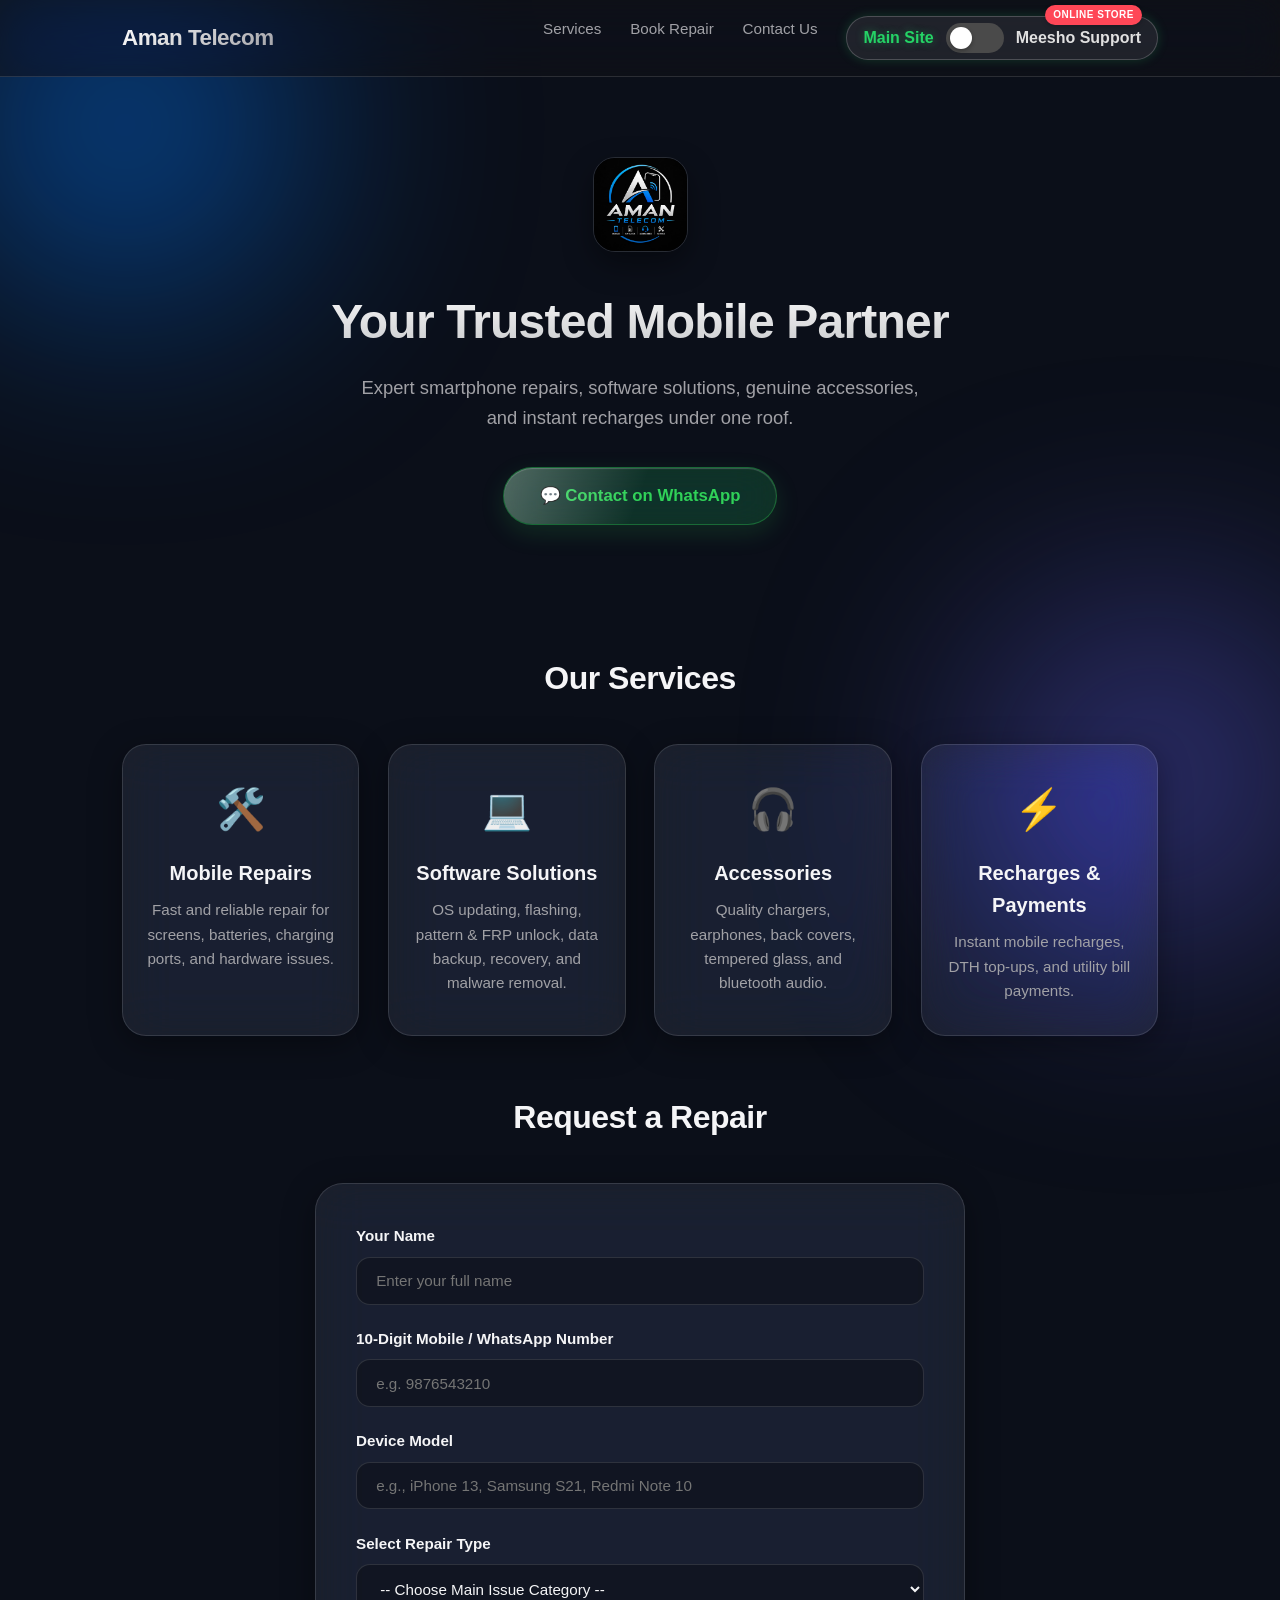
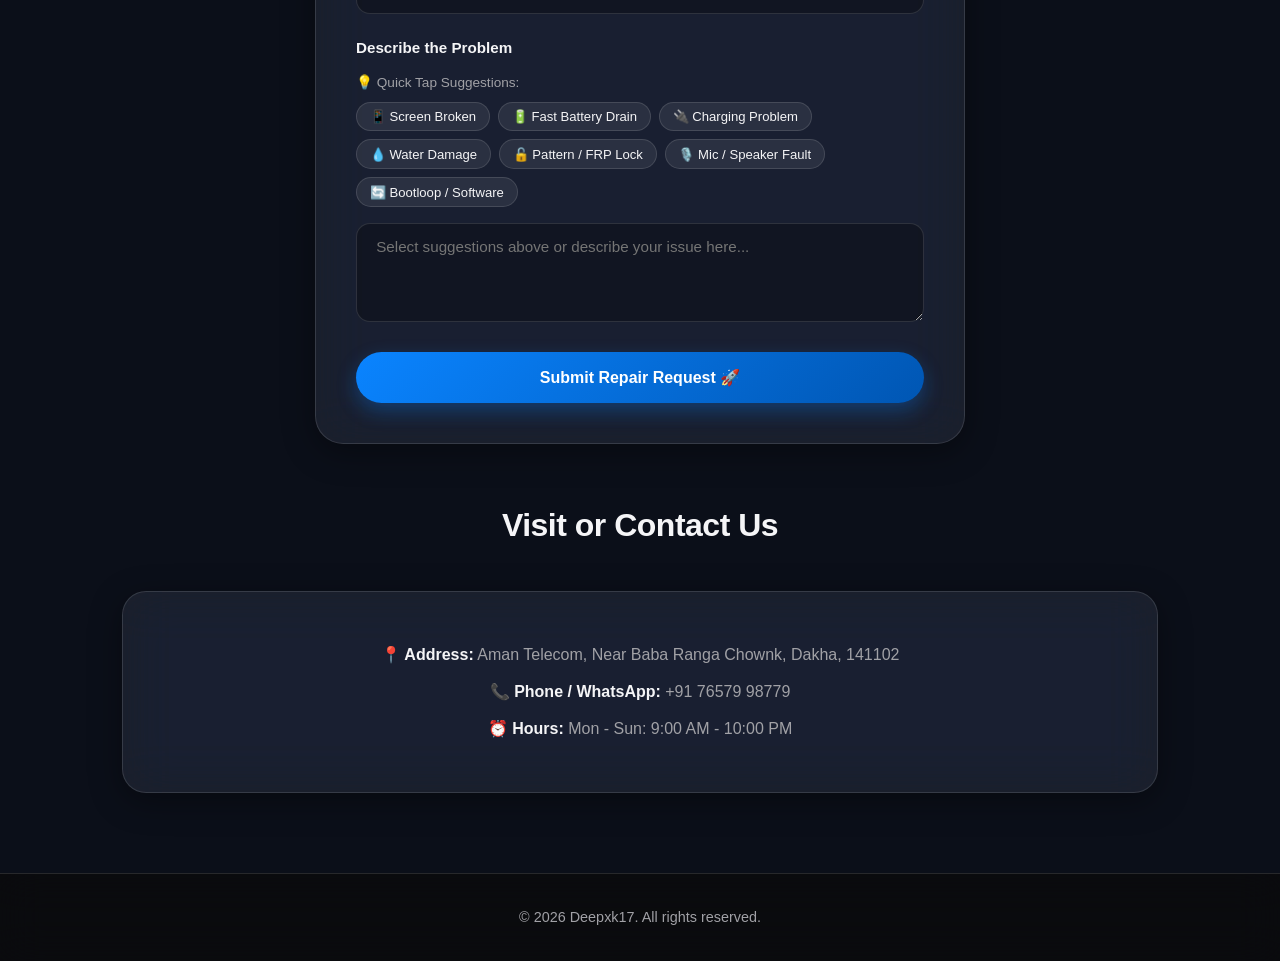
<file: index.html>
<!DOCTYPE html>
<html lang="en">
<head>
    <meta charset="UTF-8">
    <meta name="viewport" content="width=device-width, initial-scale=1.0">
    <title>Aman Telecom - Smartphone Repairs & Accessories</title>
    <link rel="stylesheet" href="style.css">
</head>
<body>
    <header>
        <nav>
            <div class="logo">
                <span>Aman Telecom</span>
            </div>
            <ul class="nav-links">
                <li><a href="#services">Services</a></li>
                <li><a href="#repair-form">Book Repair</a></li>
                <li><a href="#contact">Contact Us</a></li>
                <!-- Site Switcher Toggle -->
                <li>
                    <div class="site-switch-container">
                        <span class="switch-label active">Main Site</span>
                        <label class="switch">
                            <input type="checkbox" id="site-toggle" onchange="toggleSite(this)">
                            <span class="slider"></span>
                        </label>
                        <span class="switch-label">Meesho Support</span>
                    </div>
                </li>
            </ul>
        </nav>
    </header>

    <section class="hero">
        <img src="logo.png" alt="Aman Telecom Logo" class="hero-logo">
        <h1>Your Trusted Mobile Partner</h1>
        <p>Expert smartphone repairs, software solutions, genuine accessories, and instant recharges under one roof.</p>
        <a href="https://wa.me/917657998779" class="cta-btn" target="_blank">💬 Contact on WhatsApp</a>
    </section>

    <div class="container" id="services">
        <h2 class="section-title">Our Services</h2>
        <div class="services-grid">
            <div class="card">
                <div class="icon">🛠️</div>
                <h3>Mobile Repairs</h3>
                <p>Fast and reliable repair for screens, batteries, charging ports, and hardware issues.</p>
            </div>
            <div class="card">
                <div class="icon">💻</div>
                <h3>Software Solutions</h3>
                <p>OS updating, flashing, pattern & FRP unlock, data backup, recovery, and malware removal.</p>
            </div>
            <div class="card">
                <div class="icon">🎧</div>
                <h3>Accessories</h3>
                <p>Quality chargers, earphones, back covers, tempered glass, and bluetooth audio.</p>
            </div>
            <div class="card">
                <div class="icon">⚡</div>
                <h3>Recharges & Payments</h3>
                <p>Instant mobile recharges, DTH top-ups, and utility bill payments.</p>
            </div>
        </div>
    </div>

    <!-- Repair Request Form Section -->
    <div class="container" id="repair-form">
        <h2 class="section-title">Request a Repair</h2>
        <div class="form-card">
            <form action="https://formsubmit.co/amantelecom0102@gmail.com" method="POST" class="repair-form">
                <!-- FormSubmit Settings -->
                <input type="hidden" name="_subject" value="🛠️ New Repair Request - Aman Telecom">
                <input type="hidden" name="_template" value="table">
                <input type="hidden" name="_captcha" value="false">

                <div class="form-group">
                    <label for="name">Your Name</label>
                    <input type="text" id="name" name="Name" placeholder="Enter your full name" maxlength="50" oninput="this.value = this.value.replace(/[^a-zA-Z\s]/g, '')" required>
                </div>

                <div class="form-group">
                    <label for="phone">10-Digit Mobile / WhatsApp Number</label>
                    <input type="tel" id="phone" name="Phone Number" placeholder="e.g. 9876543210" maxlength="10" pattern="[6-9][0-9]{9}" title="Please enter a valid 10-digit Indian mobile number" oninput="this.value = this.value.replace(/[^0-9]/g, '')" required>
                </div>

                <div class="form-group">
                    <label for="device">Device Model</label>
                    <input type="text" id="device" name="Device Model" placeholder="e.g., iPhone 13, Samsung S21, Redmi Note 10" minlength="2" maxlength="40" required>
                </div>

                <div class="form-group">
                    <label for="repair-type">Select Repair Type</label>
                    <select id="repair-type" name="Repair Category" required>
                        <option value="" disabled selected>-- Choose Main Issue Category --</option>
                        <option value="Display / Screen Repair">📱 Display / Screen Replacement</option>
                        <option value="Battery Replacement">🔋 Battery Replacement</option>
                        <option value="Charging Port Repair">🔌 Charging Port Repair</option>
                        <option value="Speaker / Mic Issue">🔊 Speaker or Microphone Fix</option>
                        <option value="Camera Repair">📸 Camera Repair</option>
                        <option value="Water Damage Repair">💧 Water / Liquid Damage</option>
                        <option value="Software / FRP Unlock">🔓 Software / FRP / Pattern Unlock</option>
                        <option value="Other Issue">⚙️ Other Issue</option>
                    </select>
                </div>

                <div class="form-group">
                    <label for="issue">Describe the Problem</label>
                    <p class="suggestion-title">💡 Quick Tap Suggestions:</p>
                    <div class="suggestion-chips">
                        <button type="button" class="chip" onclick="addSuggestion('Broken Screen / Touch issue')">📱 Screen Broken</button>
                        <button type="button" class="chip" onclick="addSuggestion('Battery draining fast / swollen')">🔋 Fast Battery Drain</button>
                        <button type="button" class="chip" onclick="addSuggestion('Not charging / loose port')">🔌 Charging Problem</button>
                        <button type="button" class="chip" onclick="addSuggestion('Phone fell in water')">💧 Water Damage</button>
                        <button type="button" class="chip" onclick="addSuggestion('Forgot Pattern / FRP Lock')">🔓 Pattern / FRP Lock</button>
                        <button type="button" class="chip" onclick="addSuggestion('No sound / Mic not working')">🎙️ Mic / Speaker Fault</button>
                        <button type="button" class="chip" onclick="addSuggestion('Phone stuck on logo / rebooting')">🔄 Bootloop / Software</button>
                    </div>
                    <textarea id="issue" name="Problem Description" rows="4" placeholder="Select suggestions above or describe your issue here..." minlength="10" required></textarea>
                </div>

                <button type="submit" class="submit-btn">Submit Repair Request 🚀</button>
            </form>
        </div>
    </div>

    <div class="container" id="contact">
        <h2 class="section-title">Visit or Contact Us</h2>
        <div class="contact-info">
            <p><strong>📍 Address:</strong> Aman Telecom, Near Baba Ranga Chownk, Dakha, 141102</p>
            <p><strong>📞 Phone / WhatsApp:</strong> +91 76579 98779</p>
            <p><strong>⏰ Hours:</strong> Mon - Sun: 9:00 AM - 10:00 PM</p>
        </div>
    </div>

    <footer>
        <p>&copy; 2026 Deepxk17. All rights reserved.</p>
    </footer>

    <script>
        function toggleSite(checkbox) {
            if (checkbox.checked) {
                window.location.href = "./shop/";
            }
        }

        function addSuggestion(text) {
            const textarea = document.getElementById('issue');
            if (textarea.value.trim() === '') {
                textarea.value = text;
            } else {
                textarea.value += ', ' + text;
            }
        }
    </script>
</body>
</html>
</file>
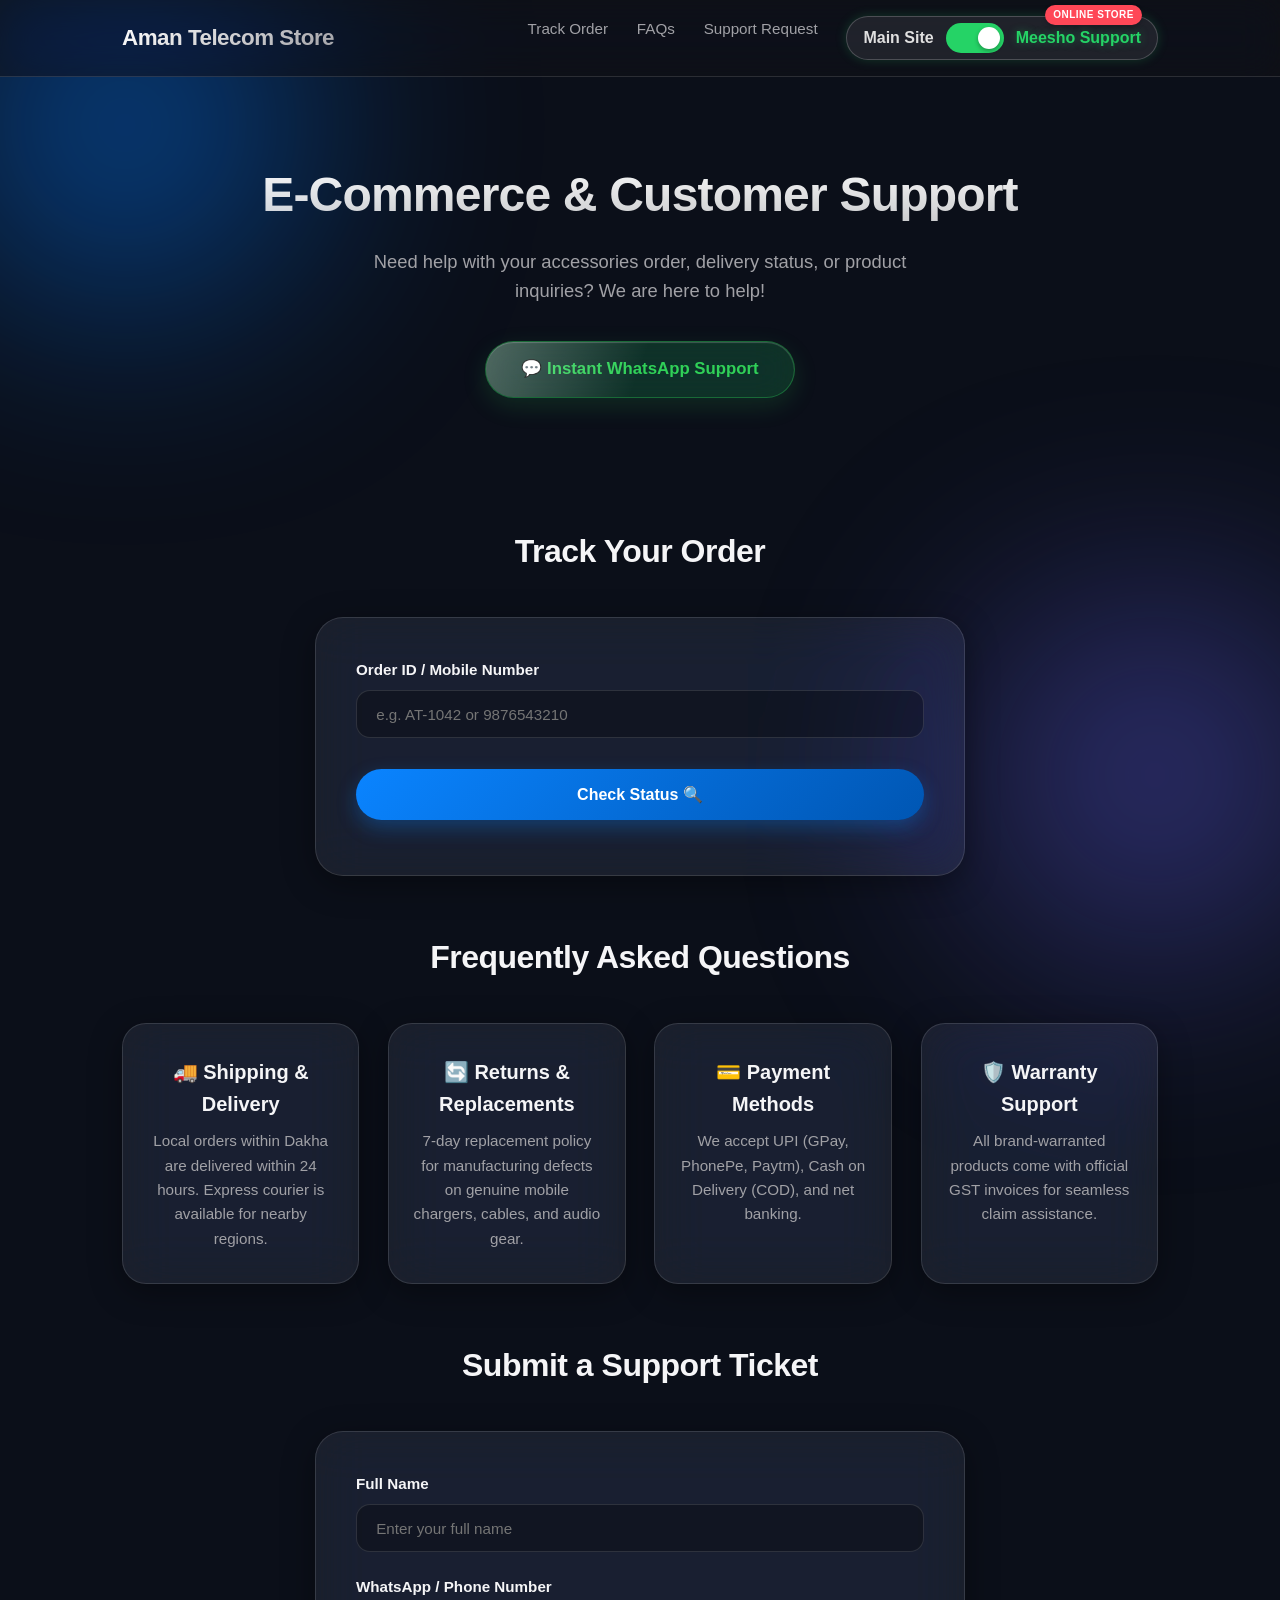
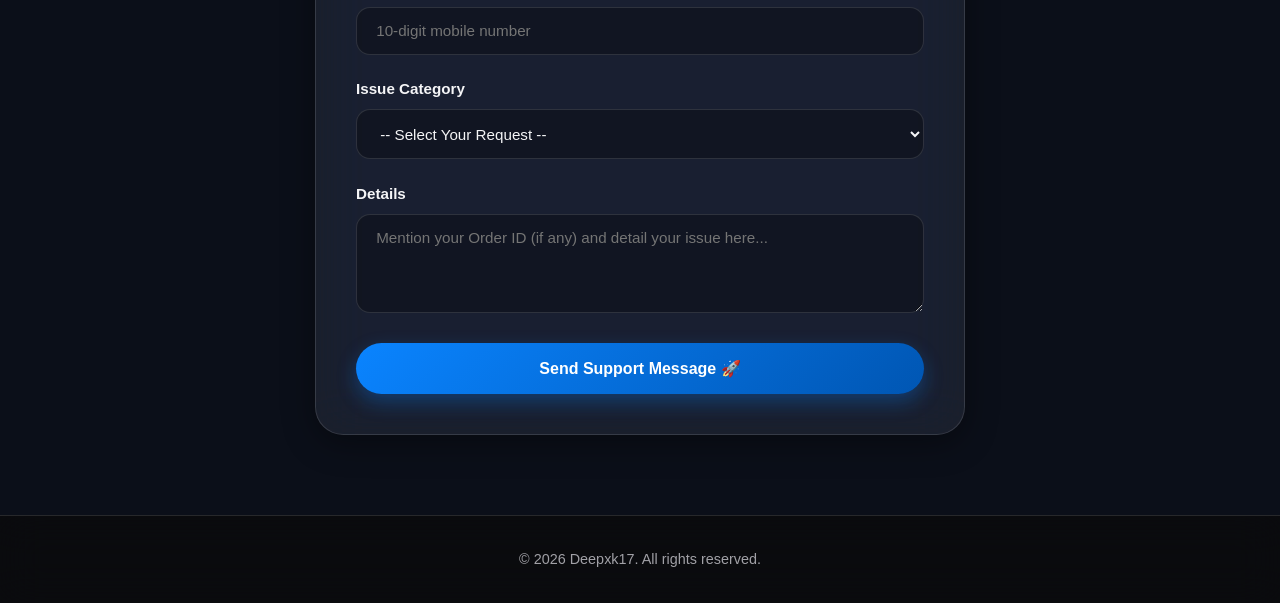
<file: shop/index.html>
<!DOCTYPE html>
<html lang="en">
<head>
    <meta charset="UTF-8">
    <meta name="viewport" content="width=device-width, initial-scale=1.0">
    <title>Customer Support & Store - Aman Telecom</title>
    <link rel="stylesheet" href="../style.css">
</head>
<body>
    <header>
        <nav>
            <div class="logo">
                <span>Aman Telecom Store</span>
            </div>
            <ul class="nav-links">
                <li><a href="#order-track">Track Order</a></li>
                <li><a href="#faq">FAQs</a></li>
                <li><a href="#support-form">Support Request</a></li>
                <!-- Site Switcher Toggle (Checked for Shop Page) -->
                <li>
                    <div class="site-switch-container">
                        <span class="switch-label">Main Site</span>
                        <label class="switch">
                            <input type="checkbox" id="site-toggle" checked onchange="toggleSite(this)">
                            <span class="slider"></span>
                        </label>
                        <span class="switch-label active">Meesho Support</span>
                    </div>
                </li>
            </ul>
        </nav>
    </header>

    <section class="hero">
        <h1>E-Commerce & Customer Support</h1>
        <p>Need help with your accessories order, delivery status, or product inquiries? We are here to help!</p>
        <a href="https://wa.me/918544999177?text=Hi%20Aman%20Telecom,%20I%20have%20a%20question%20about%20an%20online%20store%20order." class="cta-btn" target="_blank">💬 Instant WhatsApp Support</a>
    </section>

    <!-- Quick Order Tracking Section -->
    <div class="container" id="order-track">
        <h2 class="section-title">Track Your Order</h2>
        <div class="form-card">
            <form onsubmit="trackOrder(event)" class="repair-form">
                <div class="form-group">
                    <label for="order-id">Order ID / Mobile Number</label>
                    <input type="text" id="order-id" placeholder="e.g. AT-1042 or 9876543210" required>
                </div>
                <button type="submit" class="submit-btn">Check Status 🔍</button>
            </form>
            <div id="tracking-result" style="margin-top: 15px; font-weight: 600; text-align: center;"></div>
        </div>
    </div>

    <!-- Store FAQ Section -->
    <div class="container" id="faq">
        <h2 class="section-title">Frequently Asked Questions</h2>
        <div class="services-grid">
            <div class="card">
                <h3>🚚 Shipping & Delivery</h3>
                <p>Local orders within Dakha are delivered within 24 hours. Express courier is available for nearby regions.</p>
            </div>
            <div class="card">
                <h3>🔄 Returns & Replacements</h3>
                <p>7-day replacement policy for manufacturing defects on genuine mobile chargers, cables, and audio gear.</p>
            </div>
            <div class="card">
                <h3>💳 Payment Methods</h3>
                <p>We accept UPI (GPay, PhonePe, Paytm), Cash on Delivery (COD), and net banking.</p>
            </div>
            <div class="card">
                <h3>🛡️ Warranty Support</h3>
                <p>All brand-warranted products come with official GST invoices for seamless claim assistance.</p>
            </div>
        </div>
    </div>

    <!-- Customer Support / Inquiry Form Section -->
    <div class="container" id="support-form">
        <h2 class="section-title">Submit a Support Ticket</h2>
        <div class="form-card">
            <form action="https://formsubmit.co/amantelecom0102@gmail.com" method="POST" class="repair-form">
                <!-- FormSubmit Settings -->
                <input type="hidden" name="_subject" value="🛒 New Store Support Ticket - Aman Telecom">
                <input type="hidden" name="_template" value="table">
                <input type="hidden" name="_captcha" value="false">

                <div class="form-group">
                    <label for="customer-name">Full Name</label>
                    <input type="text" id="customer-name" name="Customer Name" placeholder="Enter your full name" required>
                </div>

                <div class="form-group">
                    <label for="customer-phone">WhatsApp / Phone Number</label>
                    <input type="tel" id="customer-phone" name="Phone Number" placeholder="10-digit mobile number" maxlength="10" pattern="[6-9][0-9]{9}" required>
                </div>

                <div class="form-group">
                    <label for="support-category">Issue Category</label>
                    <select id="support-category" name="Category" required>
                        <option value="" disabled selected>-- Select Your Request --</option>
                        <option value="Order Tracking">📦 Order Status / Tracking Issue</option>
                        <option value="Product Inquiry">🎧 Product Stock / Pricing Inquiry</option>
                        <option value="Return or Replacement">🔄 Return / Item Replacement Request</option>
                        <option value="Payment Problem">💳 Payment Failure / Refund Query</option>
                        <option value="Other Assistance">⚙️ General Support</option>
                    </select>
                </div>

                <div class="form-group">
                    <label for="message">Details</label>
                    <textarea id="message" name="Message" rows="4" placeholder="Mention your Order ID (if any) and detail your issue here..." required></textarea>
                </div>

                <button type="submit" class="submit-btn">Send Support Message 🚀</button>
            </form>
        </div>
    </div>

    <footer>
        <p>&copy; 2026 Deepxk17. All rights reserved.</p>
    </footer>

    <script>
        // Redirect back to root main site when toggle is switched OFF
        function toggleSite(checkbox) {
            if (!checkbox.checked) {
                window.location.href = "../index.html";
            }
        }

        // Quick order tracking helper
      function trackOrder(e) {
    e.preventDefault();
    const orderVal = document.getElementById('order-id').value.trim();
    if (!orderVal) return;

    // Send customer directly to your WhatsApp with pre-filled Order ID
    const message = encodeURIComponent(`Hi Aman Telecom, I want to track my order: ${orderVal}`);
    const whatsappUrl = `https://wa.me/918544999177?text=${message}`;
    
    // Open WhatsApp in a new tab
    window.open(whatsappUrl, '_blank');
}
    </script>
</body>
</html>
</file>
<file: style.css>
:root {
    /* iOS Glassmorphism Palette */
    --ios-blue: #0a84ff;
    --ios-green: #30d158;
    --dark-bg: #0b0f19;
    
    /* Liquid Glass Variables */
    --glass-bg: rgba(255, 255, 255, 0.05);
    --glass-border: rgba(255, 255, 255, 0.12);
    --glass-card-bg: rgba(255, 255, 255, 0.07);
    --glass-shadow: 0 8px 32px 0 rgba(0, 0, 0, 0.37);
    
    /* Typography */
    --text-main: #f5f5f7;
    --text-muted: #a1a1a6;
}

* {
    margin: 0;
    padding: 0;
    box-sizing: border-box;
    font-family: -apple-system, BlinkMacSystemFont, 'SF Pro Display', 'SF Pro Text', 'Segoe UI', Roboto, Helvetica, Arial, sans-serif;
}

body {
    background-color: var(--dark-bg);
    color: var(--text-main);
    line-height: 1.6;
    overflow-x: hidden;
    position: relative;
    min-height: 100vh;
}

/* Background Ambient Glows */
body::before, body::after {
    content: '';
    position: fixed;
    width: 350px;
    height: 350px;
    border-radius: 50%;
    filter: blur(120px);
    z-index: -1;
    opacity: 0.5;
}

body::before {
    background: #007aff;
    top: -50px;
    left: -50px;
}

body::after {
    background: #5856d6;
    bottom: -50px;
    right: -50px;
}

/* Navigation Bar */
header {
    background: rgba(18, 18, 20, 0.6);
    backdrop-filter: blur(20px) saturate(180%);
    -webkit-backdrop-filter: blur(20px) saturate(180%);
    border-bottom: 1px solid var(--glass-border);
    position: sticky;
    top: 0;
    z-index: 100;
}

nav {
    max-width: 1100px;
    margin: 0 auto;
    padding: 1rem 2rem;
    display: flex;
    justify-content: space-between;
    align-items: center;
}

.logo {
    font-size: 1.4rem;
    font-weight: 700;
    letter-spacing: -0.5px;
    background: linear-gradient(135deg, #ffffff 0%, #a1a1a6 100%);
    -webkit-background-clip: text;
    -webkit-text-fill-color: transparent;
}

.nav-links {
    list-style: none;
    display: flex;
    gap: 1.8rem;
}

.nav-links a {
    text-decoration: none;
    color: var(--text-muted);
    font-weight: 500;
    font-size: 0.95rem;
    transition: all 0.3s ease;
}

.nav-links a:hover {
    color: var(--text-main);
}

/* Hero Section */
.hero {
    text-align: center;
    padding: 5rem 2rem 4rem;
    position: relative;
}

.hero-logo {
    width: 95px;
    height: auto;
    margin-bottom: 1.5rem;
    border-radius: 22px;
    box-shadow: 0 12px 30px rgba(0, 0, 0, 0.4);
    border: 1px solid var(--glass-border);
}

.hero h1 {
    font-size: 3rem;
    font-weight: 700;
    letter-spacing: -0.8px;
    margin-bottom: 0.8rem;
    background: linear-gradient(180deg, #ffffff 0%, rgba(255, 255, 255, 0.75) 100%);
    -webkit-background-clip: text;
    -webkit-text-fill-color: transparent;
}

.hero p {
    font-size: 1.15rem;
    max-width: 580px;
    margin: 0 auto 2.2rem;
    color: var(--text-muted);
    font-weight: 400;
}

/* iOS Liquid Glass CTA Button */
.cta-btn {
    background: rgba(48, 209, 88, 0.18);
    backdrop-filter: blur(20px) saturate(180%);
    -webkit-backdrop-filter: blur(20px) saturate(180%);
    color: #30d158;
    border: 1px solid rgba(48, 209, 88, 0.35);
    padding: 0.9rem 2.2rem;
    border-radius: 980px;
    text-decoration: none;
    font-weight: 600;
    font-size: 1.05rem;
    display: inline-block;
    transition: all 0.3s cubic-bezier(0.16, 1, 0.3, 1);
    box-shadow: 0 8px 24px rgba(48, 209, 88, 0.15), inset 0 1px 1px rgba(255, 255, 255, 0.2);
    position: relative;
    overflow: hidden;
}

.cta-btn::before {
    content: '';
    position: absolute;
    top: 0;
    left: -50%;
    width: 100%;
    height: 100%;
    background: linear-gradient(90deg, transparent, rgba(255, 255, 255, 0.25), transparent);
    transform: skewX(-20deg);
    transition: left 0.6s ease;
}

.cta-btn:hover::before {
    left: 120%;
}

.cta-btn:hover {
    background: rgba(48, 209, 88, 0.32);
    border-color: rgba(48, 209, 88, 0.6);
    color: #ffffff;
    transform: translateY(-3px) scale(1.02);
    box-shadow: 0 12px 30px rgba(48, 209, 88, 0.35), inset 0 1px 2px rgba(255, 255, 255, 0.4);
}

/* Container & Sections */
.container {
    max-width: 1100px;
    margin: 3.5rem auto;
    padding: 0 2rem;
}

.section-title {
    text-align: center;
    margin-bottom: 2.5rem;
    font-size: 2rem;
    font-weight: 700;
    letter-spacing: -0.5px;
    color: var(--text-main);
}

.services-grid {
    display: grid;
    grid-template-columns: repeat(auto-fit, minmax(230px, 1fr));
    gap: 1.8rem;
}

/* Clean Glass Cards */
.card {
    background: var(--glass-card-bg);
    backdrop-filter: blur(25px) saturate(190%);
    -webkit-backdrop-filter: blur(25px) saturate(190%);
    border: 1px solid var(--glass-border);
    padding: 2rem 1.5rem;
    border-radius: 24px;
    text-align: center;
    box-shadow: var(--glass-shadow);
    transition: all 0.3s cubic-bezier(0.16, 1, 0.3, 1);
}

.card:hover {
    transform: translateY(-6px);
    border-color: rgba(255, 255, 255, 0.25);
    box-shadow: 0 15px 35px rgba(0, 0, 0, 0.5);
    background: rgba(255, 255, 255, 0.1);
}

.icon {
    font-size: 2.5rem;
    margin-bottom: 1rem;
}

.card h3 {
    font-size: 1.25rem;
    font-weight: 600;
    margin-bottom: 0.6rem;
    color: var(--text-main);
}

.card p {
    color: var(--text-muted);
    font-size: 0.95rem;
}

/* Repair Request Form */
.form-card {
    background: var(--glass-card-bg);
    backdrop-filter: blur(25px) saturate(190%);
    -webkit-backdrop-filter: blur(25px) saturate(190%);
    border: 1px solid var(--glass-border);
    padding: 2.5rem;
    border-radius: 28px;
    max-width: 650px;
    margin: 0 auto;
    box-shadow: var(--glass-shadow);
}

.repair-form {
    display: flex;
    flex-direction: column;
    gap: 1.4rem;
}

.form-group {
    display: flex;
    flex-direction: column;
    gap: 0.5rem;
    text-align: left;
}

.form-group label {
    font-size: 0.95rem;
    font-weight: 600;
    color: var(--text-main);
}

.form-group input,
.form-group select,
.form-group textarea {
    background: rgba(0, 0, 0, 0.3);
    border: 1px solid var(--glass-border);
    padding: 0.9rem 1.2rem;
    border-radius: 14px;
    color: var(--text-main);
    font-size: 0.95rem;
    outline: none;
    transition: all 0.3s ease;
}

.form-group select option {
    background: #121826;
    color: #ffffff;
}

.form-group input:focus,
.form-group select:focus,
.form-group textarea:focus {
    border-color: var(--ios-blue);
    box-shadow: 0 0 12px rgba(10, 132, 255, 0.3);
    background: rgba(0, 0, 0, 0.5);
}

/* Suggestion Chips */
.suggestion-title {
    font-size: 0.85rem;
    color: var(--text-muted);
    margin-top: 0.2rem;
}

.suggestion-chips {
    display: flex;
    flex-wrap: wrap;
    gap: 0.5rem;
    margin-bottom: 0.5rem;
}

.chip {
    background: rgba(255, 255, 255, 0.08);
    border: 1px solid var(--glass-border);
    color: var(--text-main);
    padding: 0.4rem 0.8rem;
    border-radius: 980px;
    font-size: 0.82rem;
    cursor: pointer;
    transition: all 0.2s ease;
}

.chip:hover {
    background: rgba(10, 132, 255, 0.25);
    border-color: var(--ios-blue);
    transform: scale(1.03);
}

.submit-btn {
    background: linear-gradient(135deg, #0a84ff 0%, #0056b3 100%);
    color: #ffffff;
    border: none;
    padding: 1rem 2rem;
    border-radius: 980px;
    font-size: 1rem;
    font-weight: 600;
    cursor: pointer;
    transition: all 0.3s cubic-bezier(0.16, 1, 0.3, 1);
    margin-top: 0.5rem;
    box-shadow: 0 8px 20px rgba(10, 132, 255, 0.3);
}

.submit-btn:hover {
    transform: translateY(-2px);
    box-shadow: 0 12px 28px rgba(10, 132, 255, 0.5);
    background: linear-gradient(135deg, #007aff 0%, #004085 100%);
}

/* Contact Info Panel */
.contact-info {
    background: var(--glass-card-bg);
    backdrop-filter: blur(25px) saturate(190%);
    -webkit-backdrop-filter: blur(25px) saturate(190%);
    border: 1px solid var(--glass-border);
    padding: 2.8rem 2rem;
    border-radius: 24px;
    text-align: center;
    line-height: 2.3;
    color: var(--text-muted);
    box-shadow: var(--glass-shadow);
}

.contact-info strong {
    color: var(--text-main);
    font-weight: 600;
}

/* Footer */
footer {
    background: rgba(10, 10, 12, 0.8);
    backdrop-filter: blur(20px);
    -webkit-backdrop-filter: blur(20px);
    color: var(--text-muted);
    text-align: center;
    padding: 2rem;
    margin-top: 5rem;
    border-top: 1px solid var(--glass-border);
    font-size: 0.9rem;
}

@media (max-width: 768px) {
    .hero h1 { font-size: 2.2rem; }
    .nav-links { display: none; }
    .form-card { padding: 1.5rem; }
}
/* ==========================================
   Site Switcher Toggle Styling
   ========================================== */
.site-switch-container {
    display: flex;
    align-items: center;
    gap: 12px;
    font-size: 16px;
    font-weight: 700;
    background: rgba(255, 255, 255, 0.08);
    padding: 6px 16px;
    border-radius: 30px;
    border: 1px solid rgba(255, 255, 255, 0.2);
    box-shadow: 0 0 12px rgba(37, 211, 102, 0.2);
    position: relative;
}

/* Eye-Catching Pulsing Badge */
.site-switch-container::before {
    content: "ONLINE STORE";
    position: absolute;
    top: -12px;
    right: 15px;
    background: #ff4757;
    color: white;
    font-size: 10px;
    font-weight: 800;
    padding: 2px 8px;
    border-radius: 10px;
    letter-spacing: 0.5px;
    box-shadow: 0 2px 5px rgba(0,0,0,0.2);
    animation: pulse-badge 1.8s infinite;
}

.switch-label {
    color: #e0e0e0;
    cursor: pointer;
    user-select: none;
    transition: color 0.3s ease;
}

.switch-label.active {
    color: #25D366;
    text-shadow: 0 0 8px rgba(37, 211, 102, 0.4);
}

/* Larger Toggle Housing */
.switch {
    position: relative;
    display: inline-block;
    width: 58px;
    height: 30px;
}

.switch input {
    opacity: 0;
    width: 0;
    height: 0;
}

/* Track Styles */
.slider {
    position: absolute;
    cursor: pointer;
    top: 0;
    left: 0;
    right: 0;
    bottom: 0;
    background-color: #4a4a4a;
    transition: 0.3s;
    border-radius: 30px;
}

/* Knob Styles */
.slider:before {
    position: absolute;
    content: "";
    height: 22px;
    width: 22px;
    left: 4px;
    bottom: 4px;
    background-color: white;
    transition: 0.3s;
    border-radius: 50%;
    box-shadow: 0 2px 4px rgba(0, 0, 0, 0.3);
}

/* Active State (ON) */
input:checked + .slider {
    background-color: #25D366;
}

input:checked + .slider:before {
    transform: translateX(28px);
}

/* Continuous Pulse Animation */
@keyframes pulse-badge {
    0% { transform: scale(1); }
    50% { transform: scale(1.1); }
    100% { transform: scale(1); }
}
</file>
